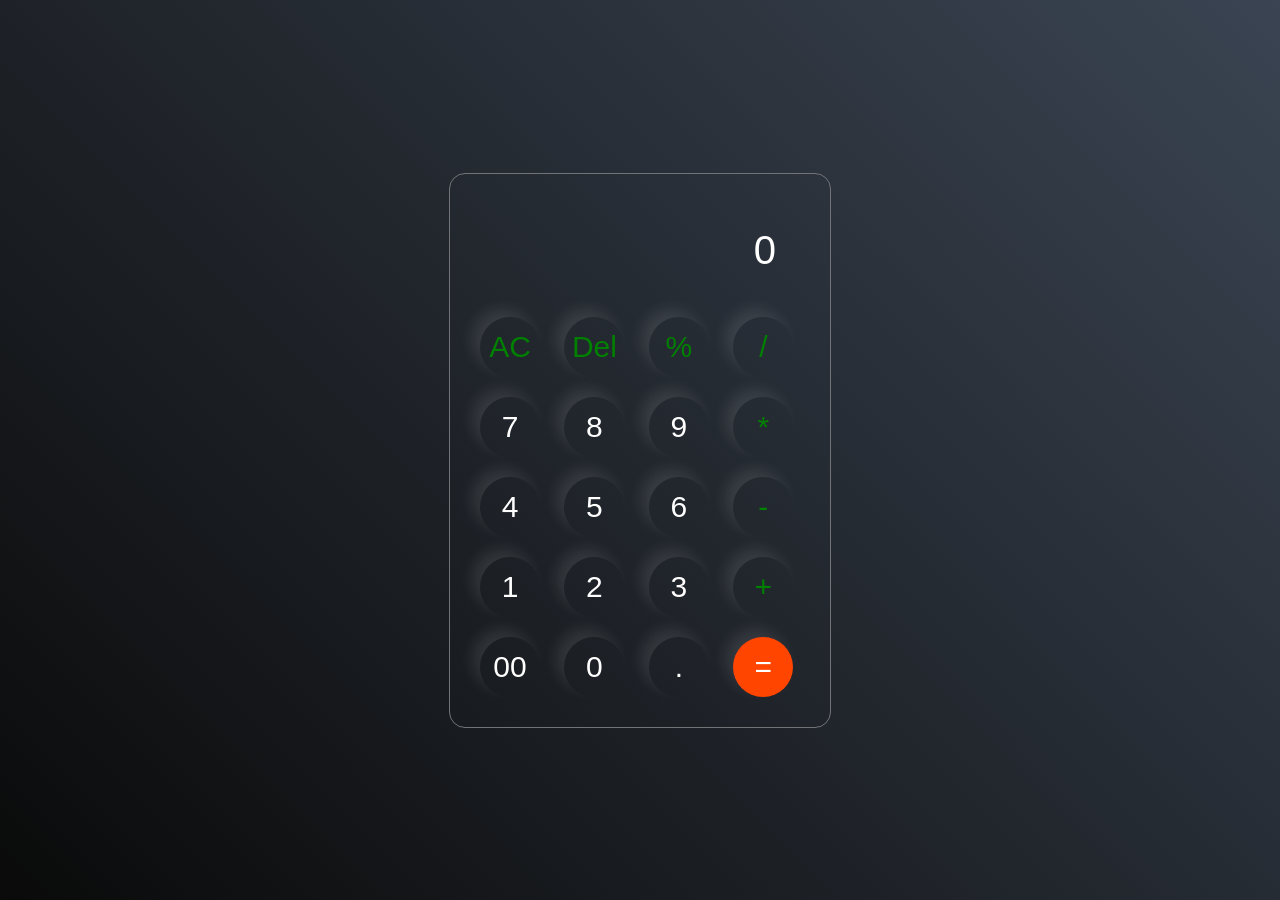
<file: index.html>
<!DOCTYPE html>
<html lang="en">
<head>
    <meta charset="UTF-8">
    <meta name="viewport" content="width=device-width, initial-scale=1.0">
    <title>Document</title>
    <link rel="stylesheet" href="calculator.css">
</head>
<body>
    <div class="calculator">
        <input type="text" placeholder="0" id="inputbox">
        <div>
            <button class="operator">AC</button>
             <button class="operator">Del</button>
             <button class="operator">%</button>
            <button class="operator">/</button>
        </div>
          <div>
            <button>7</button>
             <button>8</button>
             <button>9</button>
            <button  class="operator">*</button>
        </div>
          <div>
            <button>4</button>
             <button>5</button>
             <button>6</button>
            <button  class="operator">-</button>
        </div>
          <div>
            <button>1</button>
             <button>2</button>
             <button>3</button>
            <button class="operator">+</button>
        </div>
          <div>
            <button>00</button>
             <button>0</button>
             <button>.</button>
            <button class="eualbtn">=</button>
        </div>
    </div>
    <script src="calculator.js"></script>
</body>
</html>
</file>
<file: calculator.css>
*{
    margin: 0;
    padding: 0;
    box-sizing: border-box;
    font-family: sans-serif;
      
}
body{
    width: 100%;
    height: 100vh;
    display: flex;
    justify-content: center;
    align-items: center;
    background: linear-gradient(45deg,#0a0a0a,#3a4452);
} 
.calculator{
    border: 1px solid #717377;
    padding: 20px;
    border-radius: 16px;
    background-color: transparent;
    box-shadow: 0px 3px 15px (113,115,119,0.6);
    
}
input{
    width: 320px;
    border: none;
    padding: 24px;
    margin: 10px;
    background: transparent;
    box-shadow: 0px 3px 15px rgbs(84,84,84,0.1);
    font-size: 40px;
    text-align: right;
    cursor: pointer;
    color: #ffffff;
}
input::placeholder{
    color: #ffffff;

}
button{
    border: none;
    width: 60px;
    height: 60px;
    margin: 10px;
    border-radius: 50%;
    background-color: transparent;
    color: #ffffff;
    font-size: 30px;
    box-shadow: -8px -8px 15px rgba(255,255,255,0.1);
    cursor: pointer;
}
.eualbtn{
    background-color: orangered;
}
.operator{
    color: green;
}
</file>
